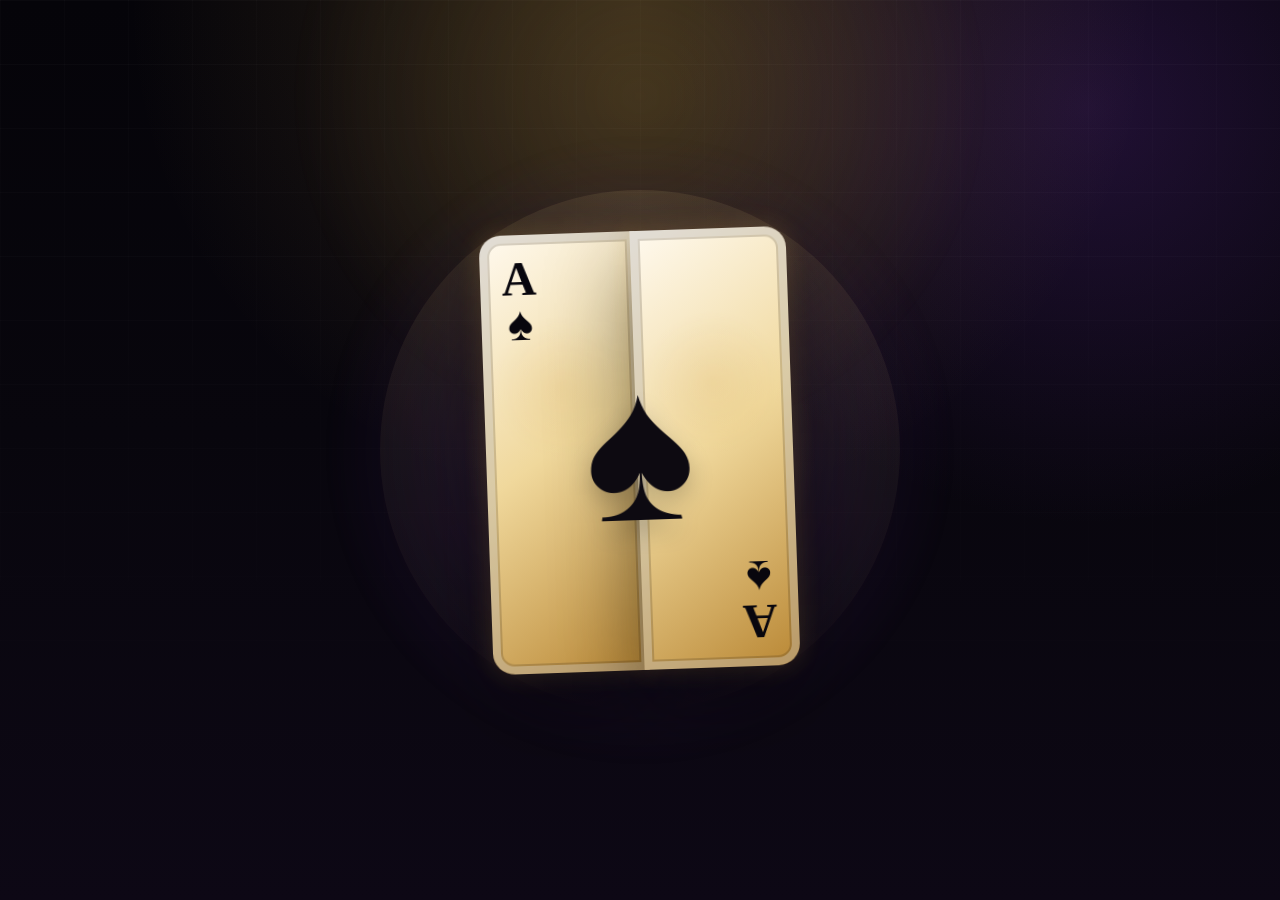
<file: index.html>
<!DOCTYPE html>
<html lang="zh-CN">
<head>
  <meta charset="UTF-8">
  <meta name="viewport" content="width=device-width, initial-scale=1.0, viewport-fit=cover">
  <meta name="theme-color" content="#08060d">
  <meta name="apple-mobile-web-app-capable" content="yes">
  <meta name="apple-mobile-web-app-title" content="Key 魔术师">
  <meta name="description" content="魔术师 Key 康升阳个人介绍网站，擅长近景魔术、舞台互动魔术与古彩戏法。">
  <link rel="preload" as="image" href="assets/mobile/key-intro.jpg">
  <title>Key 康升阳 | 魔术师个人介绍</title>
  <link rel="stylesheet" href="styles.css">
</head>
<body class="intro-locked">
  <div class="stage-glow" aria-hidden="true"></div>

  <header class="site-header">
    <a class="logo" href="#home" aria-label="返回首页">
      <span class="logo-mark">K</span>
      <span>Key 康升阳</span>
    </a>

    <button class="nav-toggle" type="button" aria-label="打开导航" aria-expanded="false">
      <span></span>
      <span></span>
      <span></span>
    </button>

    <nav class="site-nav" aria-label="主导航">
      <a href="#about">关于我</a>
      <a href="#features">演出特色</a>
      <a href="#services">演出经历</a>
      <a href="#gallery">精彩瞬间</a>
      <a href="#contact">预约联系</a>
    </nav>
  </header>

  <main>
    <section class="magic-intro" id="home" aria-label="纸牌魔术开场">
      <div class="card-stage">
        <div class="magician-photo" aria-hidden="true">
          <img src="assets/mobile/key-intro.jpg" alt="" width="720" height="1080" decoding="async" fetchpriority="high">
          <div class="photo-caption">Key 康升阳</div>
        </div>

        <button class="ace-card js-ace-card" type="button" aria-label="点击黑桃 A 进入魔术师介绍页">
          <span class="ace-split ace-left" aria-hidden="true"></span>
          <span class="ace-split ace-right" aria-hidden="true"></span>
          <span class="card-corner top">A<br>♠</span>
          <span class="ace-suit">♠</span>
          <span class="card-corner bottom">A<br>♠</span>
        </button>
      </div>
    </section>

    <section class="hero section" id="brand">
      <div class="floating-card card-one">A♠</div>
      <div class="floating-card card-two">K♥</div>
      <div class="floating-card card-three">Q♦</div>

      <div class="hero-content reveal">
        <p class="eyebrow">Magician Key</p>
        <h1>康升阳 Key<br>魔术师</h1>
        <p class="hero-copy">
          魔术旮旯俱乐部魔术师，擅长近景魔术、舞台互动魔术与古彩戏法。
          以幽默风趣、正经俏皮的表演风格，让观众在近距离互动中共鉴奇幻瞬间。
        </p>
        <div class="hero-actions">
          <a class="btn btn-primary" href="#contact">预约一场魔术演出</a>
          <a class="btn btn-secondary" href="#services">查看演出经历</a>
        </div>
        <div class="hero-tags" aria-label="适合场景">
          <span>近景魔术</span>
          <span>舞台互动魔术</span>
          <span>古彩戏法</span>
          <span>魔术教学</span>
        </div>
      </div>

      <div class="hero-visual reveal" aria-label="魔术师舞台视觉">
        <div class="portrait-card portrait-image-card">
          <img src="assets/mobile/key-portrait.jpg" alt="魔术师 Key 康升阳个人形象照" width="720" height="1080" loading="eager" decoding="async">
          <div class="spark spark-a"></div>
          <div class="spark spark-b"></div>
          <div class="spark spark-c"></div>
        </div>
      </div>
    </section>

    <section class="section about" id="about">
      <div class="section-heading reveal">
        <p class="eyebrow">About Key</p>
        <h2>幽默风趣，也正经俏皮</h2>
      </div>

      <div class="about-grid">
        <div class="about-text reveal">
          <p>
            康升阳，英文名 Key，身高 175cm，体重 65kg。作为魔术旮旯新星计划成员，
            他擅长近景魔术、舞台互动魔术与古彩戏法，表演风格幽默风趣、正经俏皮。
          </p>
          <p>
            两年魔龄，积累近百场互动魔术剧场经验，并入选 2024 年上海魔都新秀成员。
            他相信魔术不只是“看见奇迹”，更是让观众成为奇迹发生的一部分。
          </p>
        </div>

        <div class="stats reveal" aria-label="演出数据">
          <div>
            <strong>2年</strong>
            <span>魔龄积累</span>
          </div>
          <div>
            <strong>近百场</strong>
            <span>互动魔术剧场经验</span>
          </div>
          <div>
            <strong>2024</strong>
            <span>上海魔都新秀成员</span>
          </div>
        </div>
      </div>
    </section>

    <section class="section" id="features">
      <div class="section-heading reveal">
        <p class="eyebrow">Show Highlights</p>
        <h2>演出特色</h2>
      </div>

      <div class="feature-grid">
        <article class="glass-card reveal">
          <span class="card-icon">✦</span>
          <h3>近景互动</h3>
          <p>让观众在近距离感受魔术魅力，用扑克牌、硬币与日常物件制造奇幻瞬间。</p>
        </article>
        <article class="glass-card reveal">
          <span class="card-icon">♠</span>
          <h3>舞台互动</h3>
          <p>适合剧场、文化中心、嘉年华与社区活动，在笑声和参与感中推进节奏。</p>
        </article>
        <article class="glass-card reveal">
          <span class="card-icon">◆</span>
          <h3>古彩戏法</h3>
          <p>融合传统魔术语汇与年轻表达，让舞台效果更有东方趣味和现场记忆点。</p>
        </article>
        <article class="glass-card reveal">
          <span class="card-icon">☾</span>
          <h3>魔术教学</h3>
          <p>拥有幼儿魔术教学经历，能把魔术拆解成轻松、有趣、可参与的互动课堂。</p>
        </article>
      </div>
    </section>

    <section class="section services" id="services">
      <div class="section-heading reveal">
        <p class="eyebrow">Experience</p>
        <h2>演出经历</h2>
      </div>

      <div class="service-list">
        <article class="service-item reveal">
          <span>01</span>
          <div>
            <h3>2023 同里古镇魔术秀</h3>
            <p>在古镇场景中带来魔幻秀演，将传统空间与现场魔术结合。</p>
          </div>
        </article>
        <article class="service-item reveal">
          <span>02</span>
          <div>
            <h3>2024 上海九棵树文化艺术中心</h3>
            <p>参与“魔都新秀”相关演出，在剧场舞台展示互动魔术。</p>
          </div>
        </article>
        <article class="service-item reveal">
          <span>03</span>
          <div>
            <h3>2024 上海城市体验嘉年华</h3>
            <p>让路人在开放场景中近距离感受魔术魅力，共鉴奇幻瞬间。</p>
          </div>
        </article>
        <article class="service-item reveal">
          <span>04</span>
          <div>
            <h3>2024 上海松江抓马咖啡幼儿魔术教学</h3>
            <p>将魔术转化为适合儿童参与的互动教学，兼具趣味和启发。</p>
          </div>
        </article>
      </div>
    </section>

    <section class="section" id="gallery">
      <div class="section-heading reveal">
        <p class="eyebrow">Moments</p>
        <h2>精彩瞬间</h2>
      </div>

      <div class="gallery-grid">
        <article class="gallery-card reveal">
          <img class="gallery-photo" src="assets/mobile/gallery-stage.jpg" alt="Key 在舞台进行互动魔术表演" width="900" height="506" loading="lazy" decoding="async">
          <h3>舞台互动魔术</h3>
          <p>在剧场灯光下完成舞台互动与视觉呈现。</p>
        </article>
        <article class="gallery-card reveal">
          <img class="gallery-photo" src="assets/mobile/gallery-carnival.jpg" alt="Key 在城市体验嘉年华进行近景魔术" width="900" height="675" loading="lazy" decoding="async">
          <h3>城市嘉年华</h3>
          <p>路人近距感受魔术魅力，共鉴奇幻瞬间。</p>
        </article>
        <article class="gallery-card reveal">
          <img class="gallery-photo" src="assets/mobile/gallery-club.jpg" alt="Key 在魔术旮旯俱乐部演出" width="720" height="1280" loading="lazy" decoding="async">
          <h3>魔术旮旯舞台</h3>
          <p>在近距离剧场中与观众完成沉浸式互动。</p>
        </article>
      </div>
    </section>

    <section class="section testimonials">
      <div class="section-heading reveal">
        <p class="eyebrow">Cases</p>
        <h2>演出实例</h2>
      </div>

      <div class="testimonial-grid">
        <blockquote class="glass-card reveal">
          “魔术点亮安宁疗护病房，用互动与惊喜为现场带来温暖。”
          <cite>2024 上海松江区中山街道</cite>
        </blockquote>
        <blockquote class="glass-card reveal">
          “路人近距感受魔术魅力，共鉴奇幻瞬间。”
          <cite>2024 上海城市体验嘉年华</cite>
        </blockquote>
        <blockquote class="glass-card reveal">
          “以魔术奇技为观众献上欢乐。”
          <cite>2024 南京魔术旮旯俱乐部</cite>
        </blockquote>
      </div>
    </section>

    <section class="section process">
      <div class="section-heading reveal">
        <p class="eyebrow">Timeline</p>
        <h2>成长轨迹</h2>
      </div>

      <div class="process-grid">
        <div class="process-step reveal">
          <span>1</span>
          <h3>魔术旮旯新星计划成员</h3>
          <p>在俱乐部体系中持续打磨舞台表达与互动能力。</p>
        </div>
        <div class="process-step reveal">
          <span>2</span>
          <h3>近百场互动剧场经验</h3>
          <p>通过剧场和近景场景积累真实观众反馈。</p>
        </div>
        <div class="process-step reveal">
          <span>3</span>
          <h3>2024 上海魔都新秀成员</h3>
          <p>进入上海青年魔术师展示平台，持续拓展舞台可能性。</p>
        </div>
        <div class="process-step reveal">
          <span>4</span>
          <h3>公益与教学场景</h3>
          <p>参与安宁疗护、认知障碍长者友善活动与幼儿魔术教学。</p>
        </div>
      </div>
    </section>

    <section class="section contact" id="contact">
      <div class="contact-card reveal">
        <p class="eyebrow">Contact</p>
        <h2>期待合作</h2>
        <p>
          适合近景互动、剧场演出、社区活动、嘉年华、公益活动与儿童魔术教学等场景。
        </p>
        <div class="contact-actions">
          <a class="btn btn-primary" href="mailto:2766252322@qq.com?subject=Key魔术演出合作咨询">联系 Key 合作</a>
          <a class="btn btn-secondary" href="#gallery">查看演出瞬间</a>
        </div>
        <div class="contact-info">
          <span>魔术师：康升阳 / Key</span>
          <span>身高：175cm</span>
          <span>体重：65kg</span>
          <span>手机：18173691534</span>
          <span>邮箱：2766252322@qq.com</span>
        </div>
      </div>
    </section>
  </main>

  <footer class="site-footer">
    <p>© 2026 Key 康升阳. Magic Gala Club.</p>
  </footer>

  <script src="script.js"></script>
</body>
</html>
</file>
<file: styles.css>
:root {
  --bg: #08060d;
  --bg-soft: #120b1f;
  --purple: #211235;
  --gold: #d6a84f;
  --gold-soft: #f4d58d;
  --text: #f4efe7;
  --muted: #b8adca;
  --line: rgba(214, 168, 79, 0.22);
  --glass: rgba(255, 255, 255, 0.06);
  --shadow: 0 24px 70px rgba(0, 0, 0, 0.38);
}

* {
  box-sizing: border-box;
}

html {
  scroll-behavior: smooth;
}

body {
  margin: 0;
  color: var(--text);
  background:
    radial-gradient(circle at 50% 0%, rgba(214, 168, 79, 0.18), transparent 32rem),
    radial-gradient(circle at 85% 12%, rgba(90, 42, 141, 0.32), transparent 26rem),
    linear-gradient(180deg, #050409 0%, var(--bg) 48%, #0d0815 100%);
  font-family: "Microsoft YaHei", "PingFang SC", "Noto Sans SC", Arial, sans-serif;
  line-height: 1.7;
  min-height: 100vh;
  overflow-x: hidden;
}

body::before {
  position: fixed;
  inset: 0;
  z-index: -2;
  content: "";
  background-image:
    linear-gradient(rgba(255, 255, 255, 0.035) 1px, transparent 1px),
    linear-gradient(90deg, rgba(255, 255, 255, 0.025) 1px, transparent 1px);
  background-size: 64px 64px;
  mask-image: linear-gradient(to bottom, rgba(0, 0, 0, 0.7), transparent);
}

a {
  color: inherit;
  text-decoration: none;
}

button,
input,
textarea {
  font: inherit;
}

.stage-glow {
  position: fixed;
  top: -18rem;
  left: 50%;
  z-index: -1;
  width: 48rem;
  height: 48rem;
  pointer-events: none;
  background: radial-gradient(circle, rgba(214, 168, 79, 0.18), transparent 64%);
  filter: blur(8px);
  transform: translateX(-50%);
}

.site-header {
  position: fixed;
  top: 0;
  left: 0;
  z-index: 10;
  display: flex;
  align-items: center;
  justify-content: space-between;
  width: 100%;
  padding: 1rem clamp(1.2rem, 4vw, 4rem);
  background: rgba(8, 6, 13, 0.72);
  border-bottom: 1px solid rgba(214, 168, 79, 0.13);
  backdrop-filter: blur(18px);
}

.logo {
  display: inline-flex;
  gap: 0.75rem;
  align-items: center;
  font-weight: 700;
  letter-spacing: 0.08em;
}

.logo-mark {
  display: inline-grid;
  width: 2.4rem;
  height: 2.4rem;
  place-items: center;
  color: #140b08;
  font-family: Georgia, "Times New Roman", serif;
  font-size: 1.3rem;
  background: linear-gradient(135deg, var(--gold-soft), var(--gold));
  border-radius: 50%;
  box-shadow: 0 0 28px rgba(214, 168, 79, 0.4);
}

.site-nav {
  display: flex;
  gap: clamp(1rem, 2vw, 2rem);
  align-items: center;
  color: var(--muted);
  font-size: 0.95rem;
}

.site-nav a {
  transition: color 0.2s ease, text-shadow 0.2s ease;
}

.site-nav a:hover {
  color: var(--gold-soft);
  text-shadow: 0 0 18px rgba(214, 168, 79, 0.45);
}

.nav-toggle {
  display: none;
  width: 2.6rem;
  height: 2.6rem;
  padding: 0.55rem;
  background: transparent;
  border: 1px solid var(--line);
  border-radius: 50%;
}

.nav-toggle span {
  display: block;
  width: 100%;
  height: 2px;
  margin: 5px 0;
  background: var(--gold-soft);
  transition: transform 0.2s ease, opacity 0.2s ease;
}

.section {
  width: min(1120px, calc(100% - 2rem));
  margin: 0 auto;
  padding: 6rem 0;
}

.magic-intro {
  position: relative;
  display: grid;
  grid-template-columns: minmax(280px, 0.82fr) minmax(320px, 1fr);
  gap: clamp(2rem, 5vw, 5rem);
  align-items: center;
  width: min(1120px, calc(100% - 2rem));
  min-height: 100vh;
  margin: 0 auto;
  padding: 8rem 0 5rem;
  isolation: isolate;
}

.magic-intro::before {
  position: absolute;
  top: 12%;
  right: -16%;
  z-index: -1;
  width: 38rem;
  height: 38rem;
  content: "";
  background:
    radial-gradient(circle, rgba(244, 213, 141, 0.22), transparent 34%),
    radial-gradient(circle, rgba(63, 27, 103, 0.42), transparent 65%);
  filter: blur(4px);
}

.intro-copy p:not(.eyebrow) {
  max-width: 420px;
  color: var(--muted);
}

.card-stage {
  position: relative;
  display: grid;
  min-height: 620px;
  place-items: center;
  perspective: 1200px;
}

.card-stage::before {
  position: absolute;
  width: min(82vw, 520px);
  height: min(82vw, 520px);
  content: "";
  background:
    radial-gradient(circle, rgba(214, 168, 79, 0.25), transparent 48%),
    conic-gradient(from 180deg, transparent, rgba(244, 213, 141, 0.13), transparent);
  border-radius: 50%;
  animation: auraSpin 16s linear infinite;
}

.ace-card {
  position: relative;
  z-index: 2;
  display: grid;
  width: clamp(230px, 31vw, 360px);
  aspect-ratio: 0.7;
  padding: clamp(1.1rem, 2vw, 1.6rem);
  place-items: center;
  color: #0d0a11;
  cursor: pointer;
  background:
    radial-gradient(circle at 50% 35%, rgba(214, 168, 79, 0.18), transparent 24%),
    linear-gradient(145deg, #fffaf0, #f0d89c 48%, #b98734 100%);
  border: 0;
  border-radius: 1.35rem;
  box-shadow:
    0 36px 85px rgba(0, 0, 0, 0.48),
    0 0 70px rgba(214, 168, 79, 0.24),
    inset 0 0 0 8px rgba(255, 255, 255, 0.28),
    inset 0 0 0 10px rgba(31, 18, 10, 0.18);
  transform: rotate(-4deg) translateZ(0);
  transform-style: preserve-3d;
  transition: transform 0.45s ease, filter 0.45s ease, opacity 0.45s ease;
}

.ace-card:hover {
  filter: brightness(1.06);
  transform: rotate(0deg) translateY(-8px) scale(1.03);
}

.ace-card::before {
  position: absolute;
  inset: 1.2rem;
  content: "";
  border: 2px solid rgba(30, 21, 17, 0.16);
  border-radius: 0.9rem;
}

.card-corner {
  position: absolute;
  color: #08060d;
  font-family: Georgia, "Times New Roman", serif;
  font-size: clamp(1.7rem, 4vw, 3rem);
  font-weight: 700;
  line-height: 0.92;
  text-align: center;
}

.card-corner.top {
  top: 1.4rem;
  left: 1.35rem;
}

.card-corner.bottom {
  right: 1.35rem;
  bottom: 1.4rem;
  transform: rotate(180deg);
}

.ace-suit {
  font-family: Georgia, "Times New Roman", serif;
  font-size: clamp(7rem, 18vw, 13rem);
  line-height: 1;
  text-shadow: 0 10px 24px rgba(0, 0, 0, 0.22);
}

.magician-photo {
  position: absolute;
  z-index: 1;
  display: grid;
  width: clamp(250px, 34vw, 390px);
  aspect-ratio: 0.76;
  overflow: hidden;
  place-items: center;
  background:
    linear-gradient(180deg, rgba(255, 255, 255, 0.12), rgba(255, 255, 255, 0.02)),
    radial-gradient(circle at 50% 18%, rgba(244, 213, 141, 0.26), transparent 30%),
    linear-gradient(145deg, #2a193f, #08060d 70%);
  border: 1px solid rgba(244, 213, 141, 0.42);
  border-radius: 2rem;
  box-shadow: var(--shadow), 0 0 80px rgba(214, 168, 79, 0.18);
  opacity: 0;
  transform: translateY(32px) scale(0.78) rotate(3deg);
  transition: opacity 0.75s ease 0.25s, transform 0.75s cubic-bezier(0.2, 0.9, 0.2, 1) 0.25s;
}

.photo-light {
  position: absolute;
  top: -16%;
  left: 50%;
  width: 56%;
  height: 78%;
  background: linear-gradient(180deg, rgba(244, 213, 141, 0.44), transparent);
  clip-path: polygon(42% 0, 58% 0, 100% 100%, 0 100%);
  filter: blur(1px);
  transform: translateX(-50%);
}

.photo-portrait {
  position: relative;
  width: 70%;
  height: 78%;
  margin-top: 10%;
}

.photo-hat,
.photo-face,
.photo-suit,
.photo-card {
  position: absolute;
  left: 50%;
  transform: translateX(-50%);
}

.photo-hat {
  top: 5%;
  width: 7.4rem;
  height: 2.1rem;
  background: #050407;
  border-radius: 50% 50% 0 0;
  box-shadow: 0 -2.3rem 0 -0.5rem #050407;
}

.photo-face {
  top: 21%;
  width: 4rem;
  height: 4.4rem;
  background:
    radial-gradient(circle at 38% 43%, #2b1a11 0 5%, transparent 6%),
    radial-gradient(circle at 62% 43%, #2b1a11 0 5%, transparent 6%),
    linear-gradient(145deg, #e2bc7f, #a66c35);
  border-radius: 46%;
}

.photo-suit {
  bottom: 2%;
  width: 12rem;
  height: 13.4rem;
  background:
    linear-gradient(90deg, transparent 42%, #f6efe0 43% 57%, transparent 58%),
    linear-gradient(145deg, #050407, #17101f);
  border-radius: 48% 48% 1.2rem 1.2rem;
}

.photo-card {
  right: 6%;
  bottom: 18%;
  left: auto;
  display: grid;
  width: 4rem;
  height: 5.5rem;
  place-items: center;
  color: #0d0a11;
  font-family: Georgia, "Times New Roman", serif;
  font-size: 1.15rem;
  font-weight: 700;
  background: linear-gradient(145deg, #fff8e9, #d5a84e);
  border-radius: 0.45rem;
  box-shadow: 0 18px 32px rgba(0, 0, 0, 0.36);
  transform: rotate(-12deg);
}

.photo-caption {
  position: absolute;
  z-index: 2;
  right: 1.3rem;
  bottom: 1.1rem;
  left: 1.3rem;
  color: var(--gold-soft);
  font-family: Georgia, "Times New Roman", serif;
  font-size: 1.2rem;
  letter-spacing: 0.2em;
  text-align: center;
  text-transform: uppercase;
}

.magic-intro.is-revealed .ace-card {
  pointer-events: none;
  opacity: 0;
  filter: blur(8px);
  transform: scale(0.12) rotate(34deg);
}

.magic-intro.is-revealed .magician-photo {
  opacity: 1;
  transform: translateY(0) scale(1) rotate(0deg);
}

.drag-hint {
  position: absolute;
  bottom: 2rem;
  left: 50%;
  margin: 0;
  color: rgba(244, 213, 141, 0.76);
  font-family: Georgia, "Times New Roman", serif;
  font-size: 0.78rem;
  letter-spacing: 0.18em;
  text-align: center;
  text-transform: uppercase;
  transform: translateX(-50%);
}

.trail-card,
.burst-piece {
  position: fixed;
  z-index: 999;
  display: grid;
  width: 2.4rem;
  height: 3.35rem;
  place-items: center;
  color: #0d0a11;
  font-family: Georgia, "Times New Roman", serif;
  font-size: 0.78rem;
  font-weight: 700;
  pointer-events: none;
  background: linear-gradient(145deg, #fffaf0, #d9ac55);
  border: 1px solid rgba(255, 255, 255, 0.72);
  border-radius: 0.35rem;
  box-shadow: 0 12px 26px rgba(0, 0, 0, 0.28), 0 0 20px rgba(214, 168, 79, 0.18);
}

.trail-card.is-red,
.burst-piece.is-red {
  color: #9d172b;
}

.trail-card {
  animation: trailFade 0.85s ease-out forwards;
  transform: translate(-50%, -50%) rotate(var(--rot));
}

.burst-piece {
  left: var(--start-x);
  top: var(--start-y);
  animation: cardBurst 0.95s cubic-bezier(0.12, 0.82, 0.22, 1) forwards;
  animation-delay: var(--delay);
}

.hero {
  position: relative;
  display: grid;
  grid-template-columns: minmax(0, 1.05fr) minmax(300px, 0.8fr);
  gap: clamp(2rem, 5vw, 5rem);
  align-items: center;
  min-height: 100vh;
  padding-top: 8rem;
}

.eyebrow {
  margin: 0 0 0.8rem;
  color: var(--gold-soft);
  font-family: Georgia, "Times New Roman", serif;
  font-size: 0.8rem;
  letter-spacing: 0.24em;
  text-transform: uppercase;
}

h1,
h2,
h3,
p {
  margin-top: 0;
}

h1,
h2,
h3 {
  line-height: 1.16;
}

h1 {
  max-width: 720px;
  margin-bottom: 1.25rem;
  font-size: clamp(3rem, 8vw, 6.8rem);
  letter-spacing: -0.08em;
}

h2 {
  margin-bottom: 1rem;
  font-size: clamp(2rem, 4vw, 3.4rem);
  letter-spacing: -0.04em;
}

h3 {
  margin-bottom: 0.8rem;
  font-size: 1.2rem;
}

.hero-copy {
  max-width: 650px;
  margin-bottom: 2rem;
  color: var(--muted);
  font-size: clamp(1rem, 2vw, 1.18rem);
}

.hero-actions,
.contact-actions {
  display: flex;
  flex-wrap: wrap;
  gap: 1rem;
  align-items: center;
}

.btn {
  position: relative;
  display: inline-flex;
  align-items: center;
  justify-content: center;
  min-height: 3rem;
  padding: 0.75rem 1.35rem;
  overflow: hidden;
  font-weight: 700;
  border-radius: 999px;
  transition: transform 0.2s ease, box-shadow 0.2s ease, border-color 0.2s ease;
}

.btn:hover {
  transform: translateY(-2px);
}

.btn-primary {
  color: #160d08;
  background: linear-gradient(135deg, var(--gold-soft), var(--gold));
  box-shadow: 0 0 32px rgba(214, 168, 79, 0.28);
}

.btn-primary:hover {
  box-shadow: 0 0 44px rgba(214, 168, 79, 0.45);
}

.btn-secondary {
  color: var(--gold-soft);
  background: rgba(255, 255, 255, 0.04);
  border: 1px solid var(--line);
}

.btn-secondary:hover {
  border-color: rgba(244, 213, 141, 0.65);
}

.hero-tags {
  display: flex;
  flex-wrap: wrap;
  gap: 0.7rem;
  margin-top: 2rem;
}

.hero-tags span {
  padding: 0.45rem 0.75rem;
  color: var(--muted);
  font-size: 0.88rem;
  background: rgba(255, 255, 255, 0.045);
  border: 1px solid rgba(255, 255, 255, 0.08);
  border-radius: 999px;
}

.hero-visual {
  display: flex;
  justify-content: center;
}

.portrait-card {
  position: relative;
  width: min(100%, 390px);
  aspect-ratio: 0.78;
  overflow: hidden;
  background:
    radial-gradient(circle at 50% 22%, rgba(244, 213, 141, 0.22), transparent 30%),
    linear-gradient(180deg, rgba(255, 255, 255, 0.08), rgba(255, 255, 255, 0.025)),
    linear-gradient(135deg, rgba(33, 18, 53, 0.96), rgba(8, 6, 13, 0.96));
  border: 1px solid var(--line);
  border-radius: 46% 46% 1.6rem 1.6rem;
  box-shadow: var(--shadow), inset 0 0 80px rgba(214, 168, 79, 0.08);
}

.portrait-card::before,
.portrait-card::after {
  position: absolute;
  content: "";
  border-radius: 50%;
}

.portrait-card::before {
  right: -3rem;
  bottom: 6rem;
  width: 12rem;
  height: 12rem;
  background: rgba(214, 168, 79, 0.08);
  filter: blur(6px);
}

.portrait-card::after {
  bottom: 0;
  left: 0;
  width: 100%;
  height: 42%;
  background: linear-gradient(transparent, rgba(4, 3, 7, 0.88));
}

.spotlight {
  position: absolute;
  top: -4rem;
  left: 50%;
  width: 13rem;
  height: 24rem;
  background: linear-gradient(180deg, rgba(244, 213, 141, 0.32), transparent);
  clip-path: polygon(38% 0, 62% 0, 100% 100%, 0 100%);
  filter: blur(1px);
  transform: translateX(-50%);
}

.magician-silhouette {
  position: absolute;
  right: 18%;
  bottom: 8%;
  left: 18%;
  z-index: 1;
  height: 64%;
}

.hat,
.head,
.body,
.wand {
  position: absolute;
  left: 50%;
  background: #050407;
  transform: translateX(-50%);
}

.hat {
  top: 7%;
  width: 7rem;
  height: 2rem;
  border-radius: 50% 50% 0 0;
  box-shadow: 0 -2rem 0 -0.4rem #050407;
}

.head {
  top: 22%;
  width: 3.2rem;
  height: 3.6rem;
  background: linear-gradient(160deg, #d3b587, #8d6536);
  border-radius: 45%;
}

.body {
  top: 40%;
  width: 10.5rem;
  height: 13rem;
  border-radius: 48% 48% 1rem 1rem;
}

.body::before {
  position: absolute;
  top: 0;
  left: 50%;
  width: 1.2rem;
  height: 100%;
  content: "";
  background: linear-gradient(180deg, #f5eee0, #534565);
  transform: translateX(-50%);
}

.wand {
  top: 44%;
  left: 88%;
  width: 0.18rem;
  height: 8.5rem;
  background: var(--gold-soft);
  border-radius: 999px;
  transform: rotate(-38deg);
  transform-origin: top;
}

.spark {
  position: absolute;
  z-index: 2;
  width: 0.55rem;
  height: 0.55rem;
  background: var(--gold-soft);
  border-radius: 50%;
  box-shadow: 0 0 18px var(--gold-soft);
  animation: twinkle 2.4s ease-in-out infinite;
}

.spark-a {
  top: 27%;
  right: 24%;
}

.spark-b {
  top: 44%;
  left: 18%;
  animation-delay: 0.4s;
}

.spark-c {
  right: 16%;
  bottom: 26%;
  animation-delay: 0.8s;
}

.floating-card {
  position: absolute;
  z-index: 0;
  display: grid;
  width: 4rem;
  height: 5.6rem;
  place-items: center;
  color: #180d0b;
  font-family: Georgia, "Times New Roman", serif;
  font-size: 1.4rem;
  font-weight: 700;
  background: linear-gradient(145deg, #fff8e5, #cfa24e);
  border-radius: 0.5rem;
  box-shadow: 0 16px 42px rgba(0, 0, 0, 0.32);
  animation: floatCard 6s ease-in-out infinite;
}

.card-one {
  top: 17%;
  left: 2%;
  transform: rotate(-14deg);
}

.card-two {
  right: 8%;
  bottom: 12%;
  color: #8f1724;
  animation-delay: 1s;
  transform: rotate(12deg);
}

.card-three {
  right: 42%;
  bottom: 6%;
  color: #8f1724;
  animation-delay: 1.8s;
  transform: rotate(-7deg);
}

.section-heading {
  max-width: 760px;
  margin-bottom: 2.4rem;
}

.section-heading h2 {
  margin-bottom: 0;
}

.about-grid {
  display: grid;
  grid-template-columns: minmax(0, 1fr) minmax(280px, 0.78fr);
  gap: 2rem;
  align-items: stretch;
}

.about-text {
  padding: clamp(1.5rem, 3vw, 2.4rem);
  color: var(--muted);
  background: linear-gradient(145deg, rgba(255, 255, 255, 0.07), rgba(255, 255, 255, 0.025));
  border: 1px solid rgba(255, 255, 255, 0.08);
  border-radius: 1.5rem;
}

.about-text p:last-child {
  margin-bottom: 0;
  color: var(--gold-soft);
}

.stats {
  display: grid;
  gap: 1rem;
}

.stats div,
.glass-card,
.service-item,
.gallery-card,
.process-step,
.contact-card {
  background: linear-gradient(145deg, rgba(255, 255, 255, 0.075), rgba(255, 255, 255, 0.025));
  border: 1px solid rgba(255, 255, 255, 0.09);
  border-radius: 1.5rem;
  box-shadow: 0 18px 55px rgba(0, 0, 0, 0.24);
  backdrop-filter: blur(14px);
}

.stats div {
  padding: 1.4rem;
}

.stats strong {
  display: block;
  color: var(--gold-soft);
  font-family: Georgia, "Times New Roman", serif;
  font-size: 2.4rem;
  line-height: 1;
}

.stats span {
  color: var(--muted);
}

.feature-grid,
.testimonial-grid,
.process-grid {
  display: grid;
  grid-template-columns: repeat(4, minmax(0, 1fr));
  gap: 1rem;
}

.glass-card {
  padding: 1.5rem;
  transition: transform 0.2s ease, border-color 0.2s ease, box-shadow 0.2s ease;
}

.glass-card:hover,
.service-item:hover,
.gallery-card:hover,
.process-step:hover {
  border-color: rgba(244, 213, 141, 0.45);
  box-shadow: 0 24px 70px rgba(0, 0, 0, 0.32), 0 0 28px rgba(214, 168, 79, 0.08);
  transform: translateY(-4px);
}

.card-icon {
  display: inline-grid;
  width: 2.6rem;
  height: 2.6rem;
  margin-bottom: 1rem;
  place-items: center;
  color: var(--gold-soft);
  background: rgba(214, 168, 79, 0.08);
  border: 1px solid var(--line);
  border-radius: 50%;
}

.glass-card p,
.service-item p,
.gallery-card p,
.process-step p,
.contact-card p,
blockquote {
  color: var(--muted);
}

.service-list {
  display: grid;
  gap: 1rem;
}

.service-item {
  display: grid;
  grid-template-columns: auto 1fr;
  gap: 1.4rem;
  align-items: start;
  padding: 1.35rem;
  transition: transform 0.2s ease, border-color 0.2s ease, box-shadow 0.2s ease;
}

.service-item span {
  color: var(--gold-soft);
  font-family: Georgia, "Times New Roman", serif;
  font-size: 1.8rem;
}

.service-item p {
  margin-bottom: 0;
}

.gallery-grid {
  display: grid;
  grid-template-columns: repeat(3, minmax(0, 1fr));
  gap: 1rem;
}

.gallery-card {
  padding: 1rem;
  transition: transform 0.2s ease, border-color 0.2s ease, box-shadow 0.2s ease;
}

.gallery-visual {
  position: relative;
  min-height: 220px;
  margin-bottom: 1rem;
  overflow: hidden;
  border-radius: 1rem;
}

.gallery-visual::before,
.gallery-visual::after {
  position: absolute;
  content: "";
}

.visual-stage {
  background:
    radial-gradient(circle at 50% 10%, rgba(244, 213, 141, 0.48), transparent 25%),
    linear-gradient(160deg, rgba(214, 168, 79, 0.12), rgba(33, 18, 53, 0.9));
}

.visual-closeup {
  background:
    radial-gradient(circle at 34% 40%, rgba(255, 255, 255, 0.7), transparent 8%),
    radial-gradient(circle at 70% 20%, rgba(214, 168, 79, 0.32), transparent 22%),
    linear-gradient(150deg, rgba(80, 24, 56, 0.8), rgba(8, 6, 13, 0.95));
}

.visual-brand {
  background:
    linear-gradient(115deg, transparent 0 44%, rgba(244, 213, 141, 0.28) 45% 55%, transparent 56%),
    radial-gradient(circle at 74% 28%, rgba(214, 168, 79, 0.36), transparent 20%),
    linear-gradient(160deg, rgba(16, 16, 28, 0.9), rgba(33, 18, 53, 0.95));
}

.gallery-card p {
  margin-bottom: 0;
}

blockquote {
  margin: 0;
  font-size: 1rem;
}

blockquote cite {
  display: block;
  margin-top: 1rem;
  color: var(--gold-soft);
  font-style: normal;
}

.process-step {
  padding: 1.4rem;
  transition: transform 0.2s ease, border-color 0.2s ease, box-shadow 0.2s ease;
}

.process-step span {
  display: inline-grid;
  width: 2.4rem;
  height: 2.4rem;
  margin-bottom: 1rem;
  place-items: center;
  color: #150d08;
  font-weight: 700;
  background: var(--gold);
  border-radius: 50%;
}

.contact-card {
  position: relative;
  padding: clamp(2rem, 5vw, 4rem);
  overflow: hidden;
  text-align: center;
}

.contact-card::before {
  position: absolute;
  top: -8rem;
  right: -7rem;
  width: 20rem;
  height: 20rem;
  content: "";
  background: radial-gradient(circle, rgba(214, 168, 79, 0.2), transparent 62%);
}

.contact-card h2,
.contact-card p,
.contact-actions,
.contact-info {
  position: relative;
  z-index: 1;
}

.contact-card p {
  max-width: 650px;
  margin-right: auto;
  margin-bottom: 1.6rem;
  margin-left: auto;
}

.contact-actions {
  justify-content: center;
}

.contact-info {
  display: flex;
  flex-wrap: wrap;
  gap: 0.8rem 1.4rem;
  justify-content: center;
  margin-top: 1.8rem;
  color: var(--muted);
  font-size: 0.95rem;
}

.site-footer {
  width: min(1120px, calc(100% - 2rem));
  margin: 0 auto;
  padding: 2rem 0 3rem;
  color: rgba(244, 239, 231, 0.54);
  text-align: center;
  border-top: 1px solid rgba(255, 255, 255, 0.08);
}

.reveal {
  opacity: 0;
  transform: translateY(24px);
  transition: opacity 0.7s ease, transform 0.7s ease;
}

.reveal.is-visible {
  opacity: 1;
  transform: translateY(0);
}

.drag-hint.reveal {
  transform: translateX(-50%) translateY(24px);
}

.drag-hint.reveal.is-visible {
  transform: translateX(-50%) translateY(0);
}

@keyframes floatCard {
  0%,
  100% {
    translate: 0 0;
  }

  50% {
    translate: 0 -18px;
  }
}

@keyframes twinkle {
  0%,
  100% {
    opacity: 0.45;
    scale: 0.8;
  }

  50% {
    opacity: 1;
    scale: 1.1;
  }
}

@keyframes auraSpin {
  to {
    transform: rotate(360deg);
  }
}

@keyframes trailFade {
  0% {
    opacity: 0.95;
    scale: 1;
  }

  100% {
    opacity: 0;
    scale: 0.42;
    translate: var(--trail-x) var(--trail-y);
  }
}

@keyframes cardBurst {
  0% {
    opacity: 1;
    transform: translate(-50%, -50%) rotate(0deg) scale(1);
  }

  72% {
    opacity: 1;
  }

  100% {
    opacity: 0;
    transform: translate(calc(-50% + var(--x)), calc(-50% + var(--y))) rotate(var(--rot)) scale(0.64);
  }
}

@media (max-width: 920px) {
  .nav-toggle {
    display: block;
  }

  .site-nav {
    position: absolute;
    top: calc(100% + 0.8rem);
    right: 1rem;
    display: grid;
    min-width: 220px;
    padding: 1rem;
    visibility: hidden;
    background: rgba(12, 8, 18, 0.96);
    border: 1px solid var(--line);
    border-radius: 1rem;
    box-shadow: var(--shadow);
    opacity: 0;
    transform: translateY(-8px);
    transition: opacity 0.2s ease, transform 0.2s ease, visibility 0.2s ease;
  }

  .site-nav.is-open {
    visibility: visible;
    opacity: 1;
    transform: translateY(0);
  }

  .nav-toggle.is-open span:nth-child(1) {
    transform: translateY(7px) rotate(45deg);
  }

  .nav-toggle.is-open span:nth-child(2) {
    opacity: 0;
  }

  .nav-toggle.is-open span:nth-child(3) {
    transform: translateY(-7px) rotate(-45deg);
  }

  .magic-intro,
  .hero,
  .about-grid {
    grid-template-columns: 1fr;
  }

  .magic-intro {
    gap: 1rem;
    padding-top: 7rem;
  }

  .intro-copy {
    text-align: center;
  }

  .intro-copy p:not(.eyebrow) {
    margin-right: auto;
    margin-left: auto;
  }

  .card-stage {
    min-height: 480px;
  }

  .hero {
    min-height: auto;
    padding-top: 8rem;
  }

  .hero-visual {
    order: -1;
  }

  .portrait-card {
    width: min(82vw, 340px);
  }

  .feature-grid,
  .testimonial-grid,
  .process-grid,
  .gallery-grid {
    grid-template-columns: repeat(2, minmax(0, 1fr));
  }
}

@media (max-width: 640px) {
  .section {
    width: min(100% - 1.2rem, 1120px);
    padding: 4.4rem 0;
  }

  .site-header {
    padding: 0.8rem 1rem;
  }

  .logo {
    font-size: 0.92rem;
  }

  .hero {
    padding-top: 7rem;
  }

  .magic-intro {
    width: min(100% - 1.2rem, 1120px);
    min-height: 100vh;
  }

  .card-stage {
    min-height: 390px;
  }

  .drag-hint {
    right: 1rem;
    bottom: 1.2rem;
    left: 1rem;
    transform: none;
  }

  .drag-hint.reveal {
    transform: translateY(24px);
  }

  .drag-hint.reveal.is-visible {
    transform: translateY(0);
  }

  .hero-actions,
  .contact-actions {
    align-items: stretch;
    flex-direction: column;
  }

  .btn {
    width: 100%;
  }

  .feature-grid,
  .testimonial-grid,
  .process-grid,
  .gallery-grid {
    grid-template-columns: 1fr;
  }

  .floating-card {
    width: 3rem;
    height: 4.2rem;
    font-size: 1rem;
  }

  .card-three {
    display: none;
  }

  .service-item {
    grid-template-columns: 1fr;
  }
}

body.intro-locked {
  overflow: hidden;
}

body.intro-locked .site-header,
body.intro-locked main > section:not(.magic-intro),
body.intro-locked .site-footer {
  display: none;
}

body.intro-complete .magic-intro {
  display: none;
}

body.intro-complete .site-header {
  display: flex;
}

body.intro-complete {
  overflow: auto;
}

.magic-intro {
  display: grid;
  grid-template-columns: 1fr;
  width: 100%;
  min-height: 100vh;
  padding: 0;
  place-items: center;
}

.magic-intro::before {
  top: 50%;
  right: auto;
  left: 50%;
  width: min(88vw, 42rem);
  height: min(88vw, 42rem);
  background:
    radial-gradient(circle, rgba(244, 213, 141, 0.24), transparent 34%),
    radial-gradient(circle, rgba(63, 27, 103, 0.44), transparent 66%);
  transform: translate(-50%, -50%);
}

.card-stage {
  width: 100%;
  min-height: 100vh;
  perspective: 1200px;
}

.card-stage::before {
  width: min(82vw, 520px);
  height: min(82vw, 520px);
  opacity: 0.8;
}

.ace-card {
  --split-progress: 0;

  width: clamp(220px, 24vw, 330px);
  background: transparent;
  box-shadow: none;
  transform: rotate(-2deg) translateZ(0);
  transition: transform 0.18s ease, filter 0.18s ease, opacity 0.18s ease;
}

.ace-card:hover {
  filter: none;
  transform: rotate(-2deg) translateZ(0);
}

.ace-card::before {
  display: none;
}

.ace-split {
  position: absolute;
  top: 0;
  bottom: 0;
  z-index: 0;
  width: 50.8%;
  background:
    radial-gradient(circle at 50% 35%, rgba(214, 168, 79, 0.18), transparent 24%),
    linear-gradient(145deg, #fffaf0, #f0d89c 48%, #b98734 100%);
  box-shadow:
    0 36px 85px rgba(0, 0, 0, 0.48),
    0 0 calc(24px + var(--split-progress) * 48px) rgba(214, 168, 79, 0.26),
    inset 0 0 0 8px rgba(255, 255, 255, 0.28),
    inset 0 0 0 10px rgba(31, 18, 10, 0.18);
  transition: transform 0.12s linear;
}

.ace-left {
  left: 0;
  border-radius: 1.35rem 0 0 1.35rem;
  transform: translateX(calc(var(--split-progress) * -58px)) rotate(calc(var(--split-progress) * -8deg));
  transform-origin: right center;
}

.ace-right {
  right: 0;
  border-radius: 0 1.35rem 1.35rem 0;
  transform: translateX(calc(var(--split-progress) * 58px)) rotate(calc(var(--split-progress) * 8deg));
  transform-origin: left center;
}

.card-corner,
.ace-suit {
  z-index: 2;
  opacity: calc(1 - var(--split-progress) * 0.72);
  transition: opacity 0.12s linear, transform 0.12s linear;
}

.ace-card .card-corner.top {
  transform: translate(
    calc(var(--split-progress) * -30px),
    calc(var(--split-progress) * -18px)
  );
}

.ace-card .card-corner.bottom {
  transform: rotate(180deg)
    translate(
      calc(var(--split-progress) * -30px),
      calc(var(--split-progress) * -18px)
    );
}

.ace-suit {
  transform: scale(calc(1 - var(--split-progress) * 0.16));
}

.magic-intro.is-splitting .ace-card {
  filter: drop-shadow(0 0 calc(var(--split-progress) * 42px) rgba(244, 213, 141, 0.45));
  transform: rotate(calc(-2deg + var(--split-progress) * 2deg)) scale(calc(1 + var(--split-progress) * 0.03));
}

.magic-intro.is-photo .ace-card {
  opacity: 0;
  filter: blur(7px);
  transform: scale(0.9);
}

.magic-intro.is-photo .magician-photo {
  opacity: 1;
  transform: translateY(0) scale(1) rotate(0deg);
}

@media (max-width: 920px) {
  .magic-intro {
    grid-template-columns: 1fr;
    width: 100%;
    padding: 0;
  }

  .card-stage {
    min-height: 100vh;
  }
}

@media (max-width: 640px) {
  .magic-intro {
    width: 100%;
  }

  .card-stage {
    min-height: 100vh;
  }

  .ace-card {
    width: min(68vw, 260px);
  }
}

.magic-particle {
  position: fixed;
  z-index: 998;
  width: var(--size);
  height: var(--size);
  pointer-events: none;
  background:
    radial-gradient(circle, #fff7d0 0 18%, var(--gold-soft) 19% 42%, rgba(214, 168, 79, 0) 70%);
  border-radius: 50%;
  box-shadow: 0 0 18px rgba(244, 213, 141, 0.86);
  animation: particleBurst 0.82s ease-out forwards;
  transform: translate(-50%, -50%);
}

.magic-intro:not(.is-final) .ace-left,
.magic-intro:not(.is-final) .ace-right {
  transform: none;
}

.magic-intro:not(.is-final) .card-corner,
.magic-intro:not(.is-final) .ace-suit {
  opacity: 1;
}

.magic-intro.is-splitting:not(.is-final) .ace-card {
  filter:
    drop-shadow(0 0 calc(14px + var(--split-progress) * 54px) rgba(244, 213, 141, 0.54))
    drop-shadow(0 0 calc(var(--split-progress) * 38px) rgba(132, 65, 214, 0.42));
  transform:
    rotate(calc(-2deg + var(--split-progress) * 2deg))
    scale(calc(1 + var(--split-progress) * 0.06));
}

.magic-intro.is-final .ace-left {
  transform: translateX(-78px) rotate(-13deg);
}

.magic-intro.is-final .ace-right {
  transform: translateX(78px) rotate(13deg);
}

.magic-intro.is-final .card-corner,
.magic-intro.is-final .ace-suit {
  opacity: 0;
}

@keyframes particleBurst {
  0% {
    opacity: 0;
    scale: 0.4;
  }

  22% {
    opacity: 1;
    scale: 1;
  }

  100% {
    opacity: 0;
    transform: translate(calc(-50% + var(--x)), calc(-50% + var(--y)));
    scale: 0.25;
  }
}

.magician-photo > img {
  position: absolute;
  inset: 0;
  width: 100%;
  height: 100%;
  object-fit: cover;
  object-position: center top;
  filter: saturate(0.96) contrast(1.04);
}

.magician-photo::after {
  position: absolute;
  inset: 0;
  content: "";
  background:
    radial-gradient(circle at 50% 24%, transparent 0 28%, rgba(8, 6, 13, 0.18) 58%),
    linear-gradient(180deg, rgba(8, 6, 13, 0.04), rgba(8, 6, 13, 0.78));
  pointer-events: none;
}

.portrait-image-card {
  border-radius: 2rem;
}

.portrait-image-card > img {
  position: absolute;
  inset: 0;
  width: 100%;
  height: 100%;
  object-fit: cover;
  object-position: center;
  filter: saturate(0.95) contrast(1.05);
}

.portrait-image-card .spark {
  z-index: 3;
}

.gallery-photo {
  display: block;
  width: 100%;
  min-height: 220px;
  max-height: 260px;
  margin-bottom: 1rem;
  object-fit: cover;
  border-radius: 1rem;
}

@media (hover: none), (pointer: coarse) {
  html,
  body {
    width: 100%;
    min-height: 100%;
  }

  body {
    -webkit-text-size-adjust: 100%;
    text-size-adjust: 100%;
  }

  body.intro-locked {
    position: fixed;
    inset: 0;
    width: 100%;
  }

  .magic-intro,
  .card-stage {
    min-height: 100svh;
    overflow: hidden;
    touch-action: none;
  }

  .ace-card {
    width: min(70vw, 260px);
    min-width: 210px;
    touch-action: manipulation;
    user-select: none;
    -webkit-tap-highlight-color: transparent;
  }

  .ace-suit {
    font-size: clamp(7rem, 32vw, 10rem);
  }

  .magician-photo {
    width: min(76vw, 330px);
  }

  .trail-card {
    width: 2rem;
    height: 2.8rem;
    font-size: 0.7rem;
  }

  .hero {
    min-height: auto;
    padding-top: 5.8rem;
  }

  h1 {
    font-size: clamp(2.65rem, 13vw, 4.6rem);
  }

  h2 {
    font-size: clamp(1.85rem, 9vw, 3rem);
  }

  .site-nav {
    max-width: calc(100vw - 2rem);
  }

  .gallery-photo {
    min-height: 190px;
    max-height: 230px;
  }

  .contact-info {
    align-items: center;
    flex-direction: column;
  }
}
</file>
